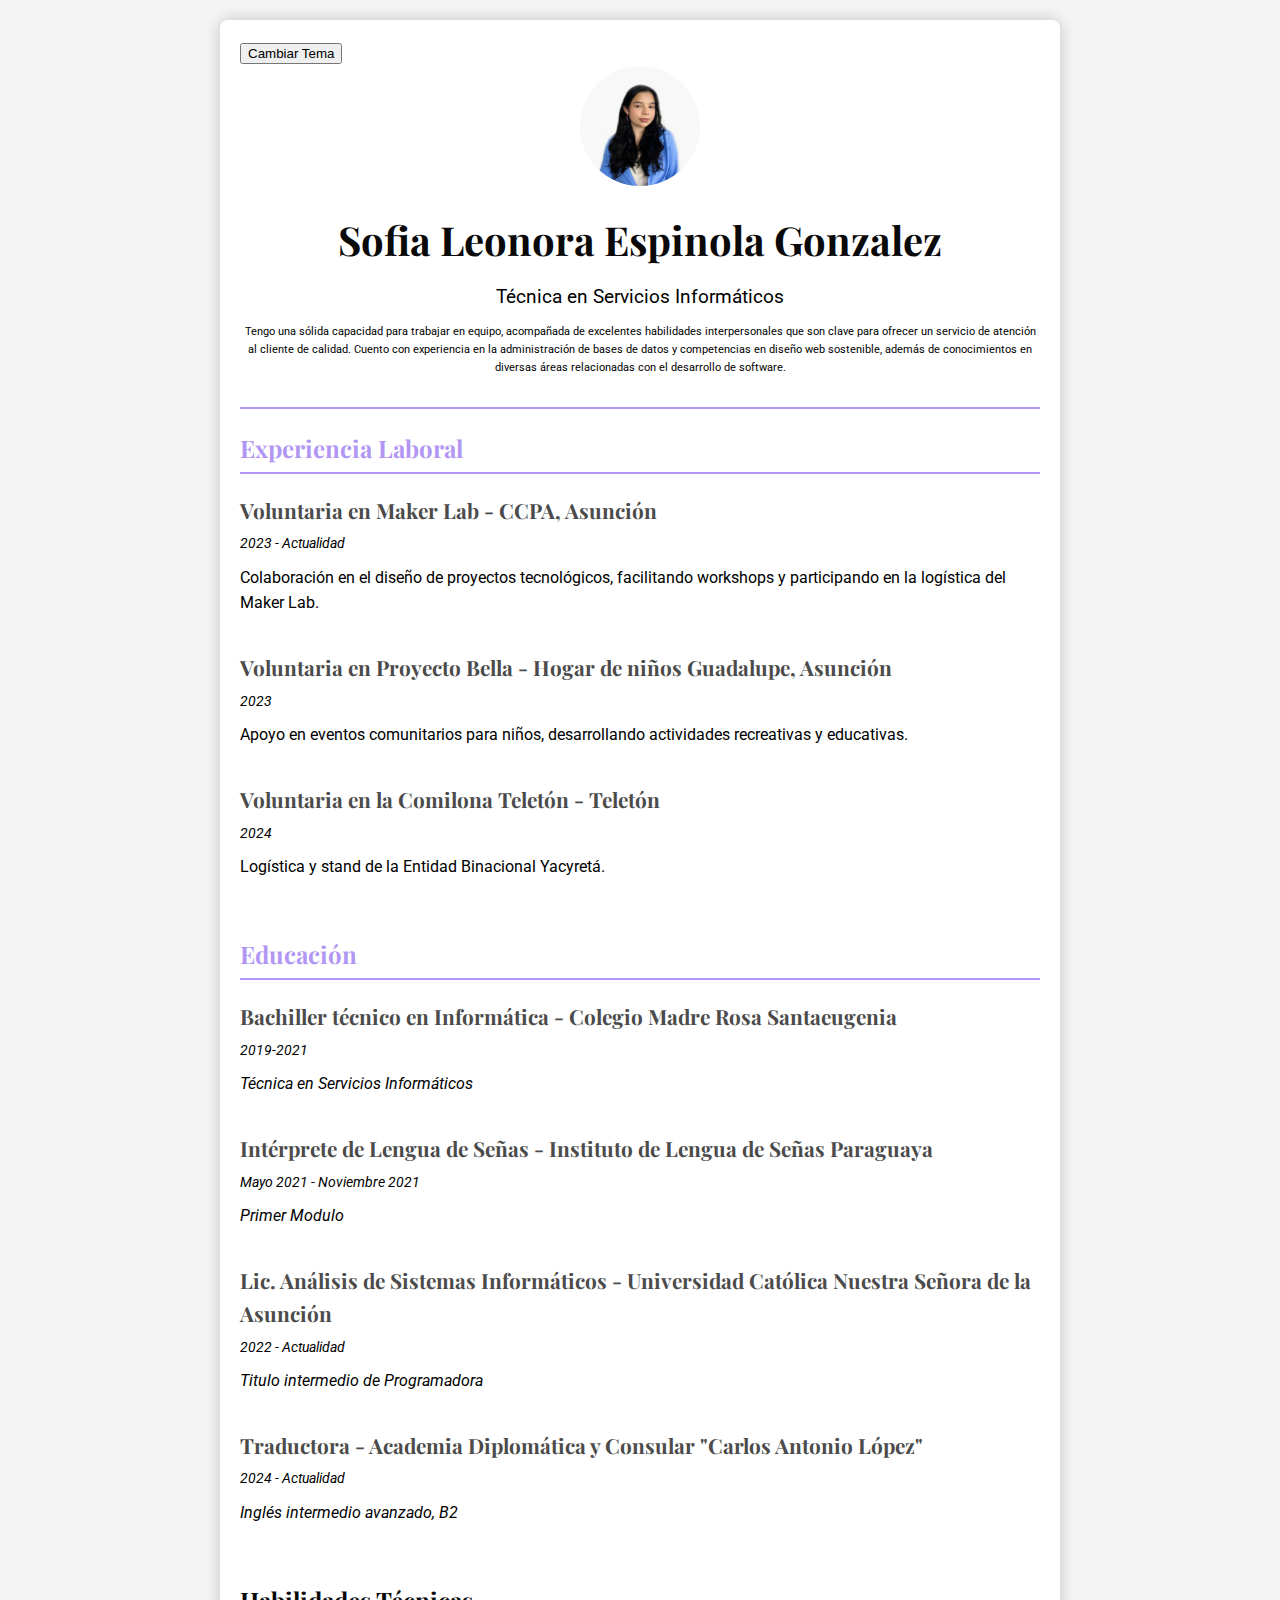
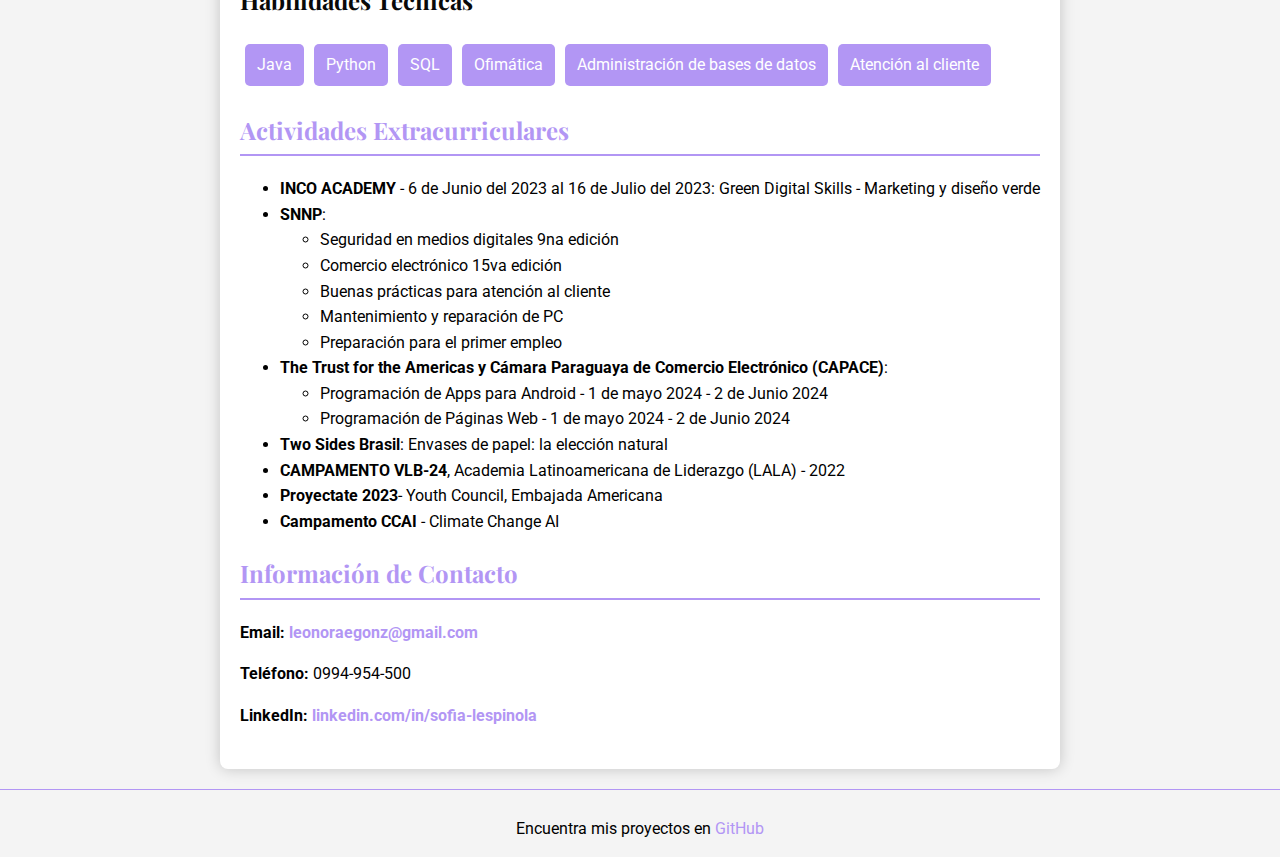
<file: index.html>
<!DOCTYPE html>
<html lang="es">
<head>
    <meta charset="UTF-8">
    <meta name="viewport" content="width=device-width, initial-scale=1.0">
    <title>Curriculum Vitae - Sofia Espinola</title>
    <link href="https://fonts.googleapis.com/css2?family=Roboto:wght@400;700&family=Playfair+Display:wght@700&display=swap" rel="stylesheet">
    <link rel="stylesheet" href="styles.css"> <!-- Enlace al archivo CSS -->
</head>
<body>

    <div class="container">
        <!-- Botón para cambiar de tema -->
        <button id="theme-toggle">Cambiar Tema</button>

        <!-- Encabezado -->
        <div class="header">
            <img src="imagen2.jpg" alt="Sofia Espinola">
            <h1>Sofia Leonora Espinola Gonzalez</h1>
            <p>Técnica en Servicios Informáticos</p>
            <p style="font-size: 0.7em;">Tengo una sólida capacidad para trabajar en equipo, acompañada de excelentes habilidades interpersonales que son clave para 
                ofrecer un servicio de atención al cliente de calidad. 
                Cuento con experiencia en la administración de bases de datos y competencias en diseño web sostenible, 
                además de conocimientos en diversas áreas relacionadas con el desarrollo de software.</p>
        </div>

        <!-- Experiencia Laboral -->
        <div class="section experience">
            <h2>Experiencia Laboral</h2>

            <div>
                <h3>Voluntaria en Maker Lab - CCPA, Asunción</h3>
                <p class="date">2023 - Actualidad</p>
                <p>Colaboración en el diseño de proyectos tecnológicos, facilitando workshops y participando en la logística del Maker Lab.</p>
                <br>
            </div>

            <div>
                <h3>Voluntaria en Proyecto Bella - Hogar de niños Guadalupe, Asunción</h3>
                <p class="date">2023</p>
                <p>Apoyo en eventos comunitarios para niños, desarrollando actividades recreativas y educativas.</p>
                <br>
            </div>

            <div>
                <h3>Voluntaria en la Comilona Teletón - Teletón</h3>
                <p class="date">2024</p>
                <p>Logística y stand de la Entidad Binacional Yacyretá.</p>
                <br>
            </div>
        </div>

        <!-- Educación -->
        <div class="section education">
            <h2>Educación</h2>

            <div>
                <h3>Bachiller técnico en Informática - Colegio Madre Rosa Santaeugenia</h3>
                <p class="date">2019-2021</p>
                <p><i>Técnica en Servicios Informáticos</i></p>
                <br>
            </div>

            <div>
                <h3>Intérprete de Lengua de Señas - Instituto de Lengua de Señas Paraguaya</h3>
                <p class="date">Mayo 2021 - Noviembre 2021</p>
                <p><i>Primer Modulo</i></p>
                <br>
            </div>

            <div>
                <h3>Lic. Análisis de Sistemas Informáticos - Universidad Católica Nuestra Señora de la Asunción</h3>
                <p class="date">2022 - Actualidad</p>
                <p><i>Titulo intermedio de Programadora</i></p>
                <br>
            </div>

            <div>
                <h3>Traductora - Academia Diplomática y Consular "Carlos Antonio López"</h3>
                <p class="date">2024 - Actualidad</p>
                <p><i>Inglés intermedio avanzado, B2</i></p>
                <br>
            </div>
        </div>

        <!-- Habilidades Técnicas -->
        <div class="tech-section">
            <h2>Habilidades Técnicas</h2>
            <ul>
                <li>Java</li>
                <li>Python</li>
                <li>SQL</li>
                <li>Ofimática</li>
                <li>Administración de bases de datos</li>
                <li>Atención al cliente</li>
            </ul>
        </div>

        <!-- Actividades Extracurriculares -->
        <div class="section extracurricular-activities">
            <h2>Actividades Extracurriculares</h2>
            <ul>
                <li><strong>INCO ACADEMY</strong> - 6 de Junio del 2023 al 16 de Julio del 2023: Green Digital Skills - Marketing y diseño verde</li>
                <li><strong>SNNP</strong>: 
                    <ul>
                        <li>Seguridad en medios digitales 9na edición</li>
                        <li>Comercio electrónico 15va edición</li>
                        <li>Buenas prácticas para atención al cliente</li>
                        <li>Mantenimiento y reparación de PC</li>
                        <li>Preparación para el primer empleo</li>
                    </ul>
                </li>
                <li><strong>The Trust for the Americas y Cámara Paraguaya de Comercio Electrónico (CAPACE)</strong>: 
                    <ul>
                        <li>Programación de Apps para Android - 1 de mayo 2024 - 2 de Junio 2024</li>
                        <li>Programación de Páginas Web - 1 de mayo 2024 - 2 de Junio 2024</li>
                    </ul>
                </li>
                <li><strong>Two Sides Brasil</strong>: Envases de papel: la elección natural</li>
                <li><strong>CAMPAMENTO VLB-24</strong>, Academia Latinoamericana de Liderazgo (LALA) - 2022</li>
                <li><strong>Proyectate 2023</strong>- Youth Council, Embajada Americana</li>
                <li><strong>Campamento CCAI</strong> - Climate Change AI</li>
            </ul>
        </div>

        <!-- Sección de Información de Contacto -->
        <div class="section contact-info">
            <h2>Información de Contacto</h2>
            <p><strong>Email:</strong> <a href="mailto:leonoraegonz@gmail.com">leonoraegonz@gmail.com</a></p>
            <p><strong>Teléfono:</strong> 0994-954-500</p>
            <p><strong>LinkedIn:</strong> <a href="https://linkedin.com/in/sofia-lespinola" target="_blank">linkedin.com/in/sofia-lespinola</a></p>
        </div>

    </div>

    <!-- Footer con enlace a GitHub, este es el enlace a mis futuros proyectos --> 
    <footer>
        <p>Encuentra mis proyectos en <a href="https://github.com/leoegonz" target="_blank">GitHub</a></p>
    </footer>

    <script>
        // JavaScript para cambiar el tema
        const toggleButton = document.getElementById('theme-toggle');
        toggleButton.addEventListener('click', () => {
            document.body.classList.toggle('dark-theme');
        });
    </script>

</body>
</html>
</file>
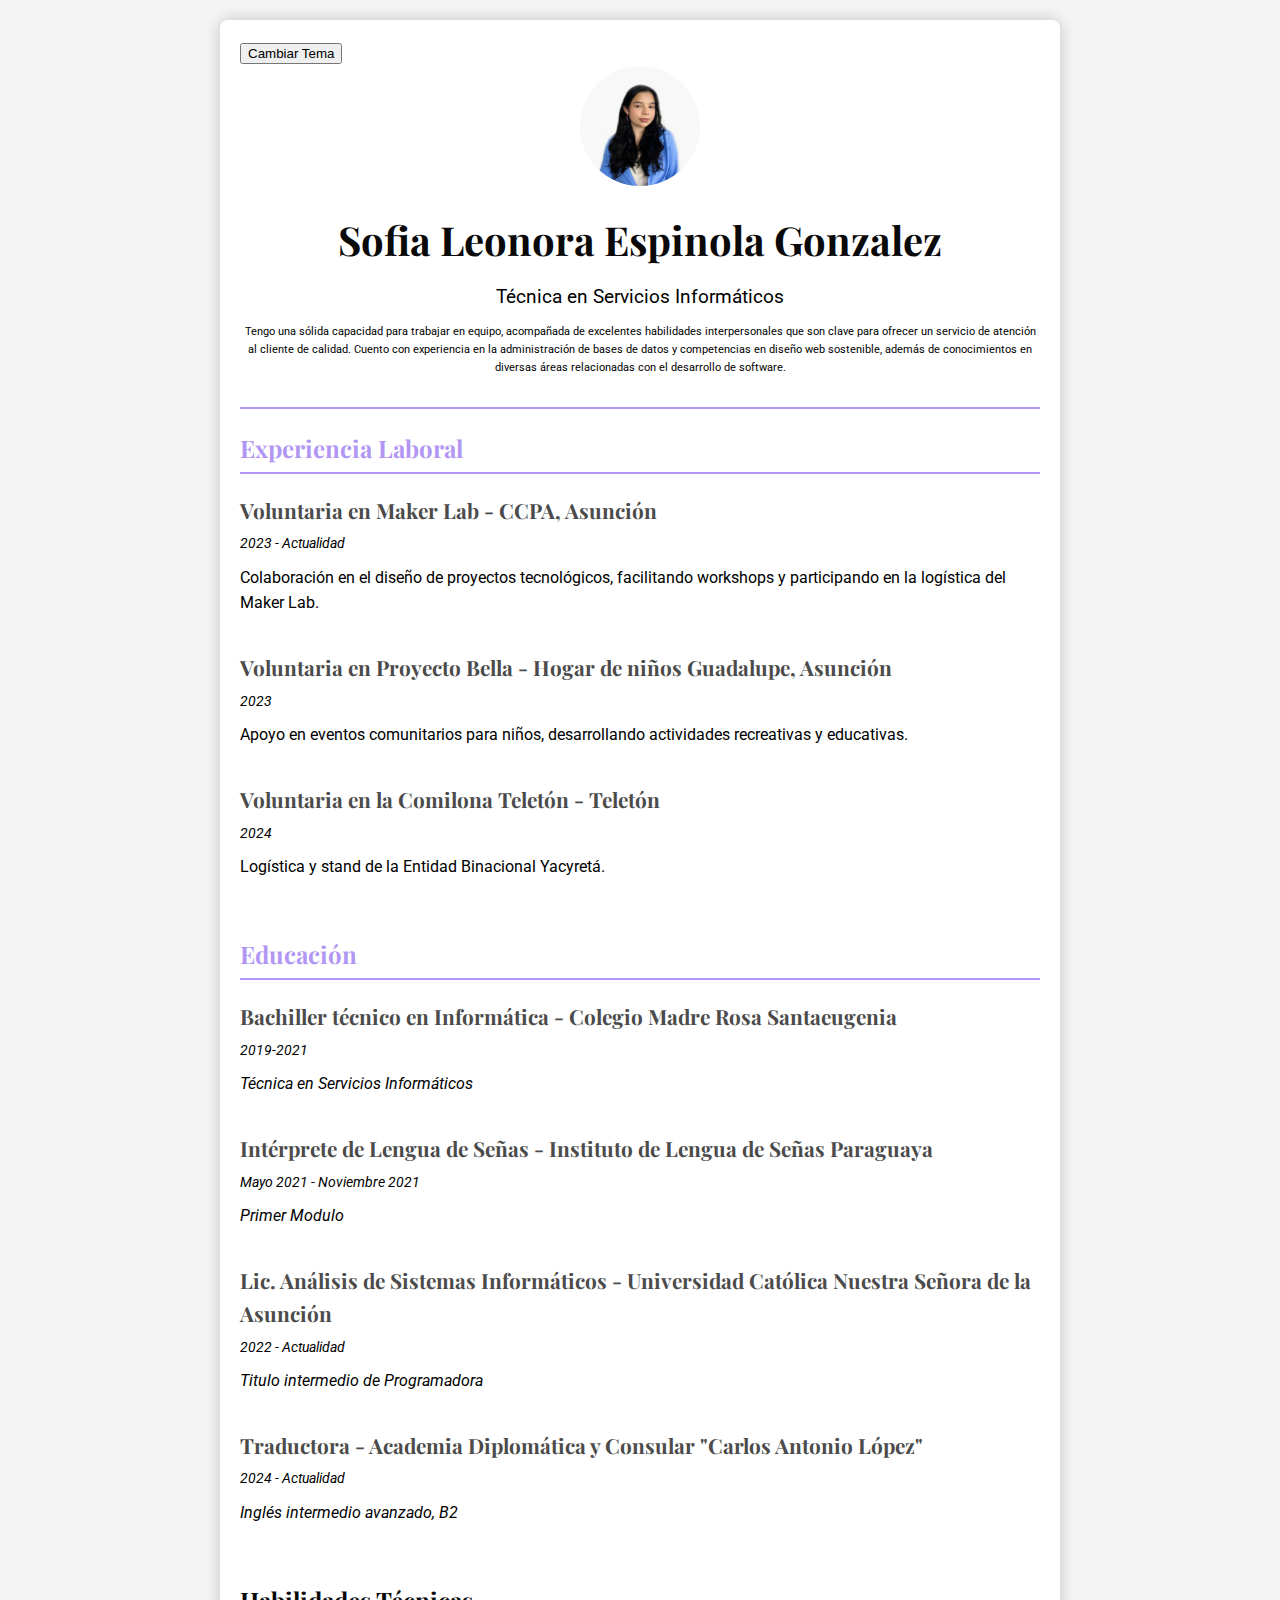
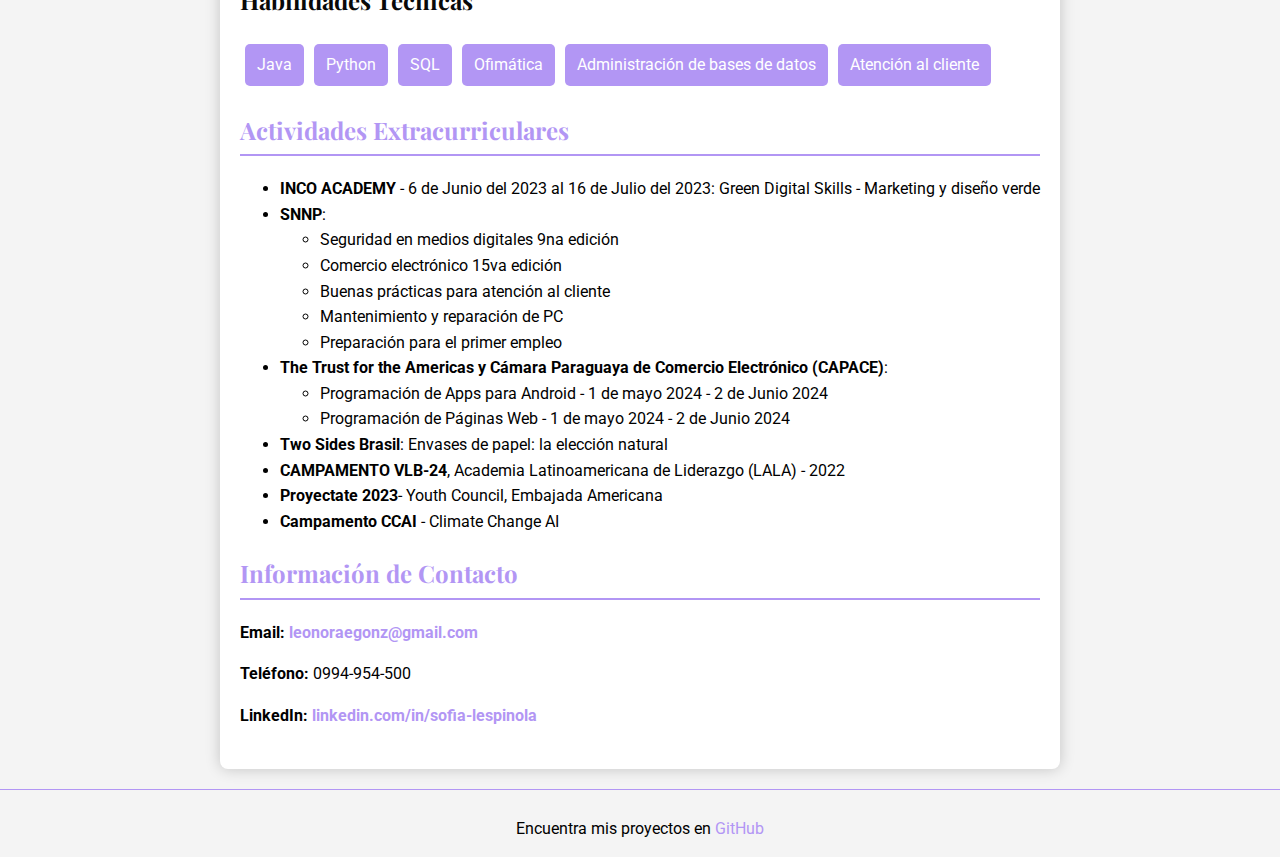
<file: CV/index.html>
<!DOCTYPE html>
<html lang="es">
<head>
    <meta charset="UTF-8">
    <meta name="viewport" content="width=device-width, initial-scale=1.0">
    <title>Curriculum Vitae - Sofia Espinola</title>
    <link href="https://fonts.googleapis.com/css2?family=Roboto:wght@400;700&family=Playfair+Display:wght@700&display=swap" rel="stylesheet">
    <link rel="stylesheet" href="styles.css"> <!-- Enlace al archivo CSS -->
</head>
<body>

    <div class="container">
        <!-- Botón para cambiar de tema -->
        <button id="theme-toggle">Cambiar Tema</button>

        <!-- Encabezado -->
        <div class="header">
            <img src="imagenes/imagen2.jpg" alt="Sofia Espinola">
            <h1>Sofia Leonora Espinola Gonzalez</h1>
            <p>Técnica en Servicios Informáticos</p>
            <p style="font-size: 0.7em;">Tengo una sólida capacidad para trabajar en equipo, acompañada de excelentes habilidades interpersonales que son clave para 
                ofrecer un servicio de atención al cliente de calidad. 
                Cuento con experiencia en la administración de bases de datos y competencias en diseño web sostenible, 
                además de conocimientos en diversas áreas relacionadas con el desarrollo de software.</p>
        </div>

        <!-- Experiencia Laboral -->
        <div class="section experience">
            <h2>Experiencia Laboral</h2>

            <div>
                <h3>Voluntaria en Maker Lab - CCPA, Asunción</h3>
                <p class="date">2023 - Actualidad</p>
                <p>Colaboración en el diseño de proyectos tecnológicos, facilitando workshops y participando en la logística del Maker Lab.</p>
                <br>
            </div>

            <div>
                <h3>Voluntaria en Proyecto Bella - Hogar de niños Guadalupe, Asunción</h3>
                <p class="date">2023</p>
                <p>Apoyo en eventos comunitarios para niños, desarrollando actividades recreativas y educativas.</p>
                <br>
            </div>

            <div>
                <h3>Voluntaria en la Comilona Teletón - Teletón</h3>
                <p class="date">2024</p>
                <p>Logística y stand de la Entidad Binacional Yacyretá.</p>
                <br>
            </div>
        </div>

        <!-- Educación -->
        <div class="section education">
            <h2>Educación</h2>

            <div>
                <h3>Bachiller técnico en Informática - Colegio Madre Rosa Santaeugenia</h3>
                <p class="date">2019-2021</p>
                <p><i>Técnica en Servicios Informáticos</i></p>
                <br>
            </div>

            <div>
                <h3>Intérprete de Lengua de Señas - Instituto de Lengua de Señas Paraguaya</h3>
                <p class="date">Mayo 2021 - Noviembre 2021</p>
                <p><i>Primer Modulo</i></p>
                <br>
            </div>

            <div>
                <h3>Lic. Análisis de Sistemas Informáticos - Universidad Católica Nuestra Señora de la Asunción</h3>
                <p class="date">2022 - Actualidad</p>
                <p><i>Titulo intermedio de Programadora</i></p>
                <br>
            </div>

            <div>
                <h3>Traductora - Academia Diplomática y Consular "Carlos Antonio López"</h3>
                <p class="date">2024 - Actualidad</p>
                <p><i>Inglés intermedio avanzado, B2</i></p>
                <br>
            </div>
        </div>

        <!-- Habilidades Técnicas -->
        <div class="tech-section">
            <h2>Habilidades Técnicas</h2>
            <ul>
                <li>Java</li>
                <li>Python</li>
                <li>SQL</li>
                <li>Ofimática</li>
                <li>Administración de bases de datos</li>
                <li>Atención al cliente</li>
            </ul>
        </div>

        <!-- Actividades Extracurriculares -->
        <div class="section extracurricular-activities">
            <h2>Actividades Extracurriculares</h2>
            <ul>
                <li><strong>INCO ACADEMY</strong> - 6 de Junio del 2023 al 16 de Julio del 2023: Green Digital Skills - Marketing y diseño verde</li>
                <li><strong>SNNP</strong>: 
                    <ul>
                        <li>Seguridad en medios digitales 9na edición</li>
                        <li>Comercio electrónico 15va edición</li>
                        <li>Buenas prácticas para atención al cliente</li>
                        <li>Mantenimiento y reparación de PC</li>
                        <li>Preparación para el primer empleo</li>
                    </ul>
                </li>
                <li><strong>The Trust for the Americas y Cámara Paraguaya de Comercio Electrónico (CAPACE)</strong>: 
                    <ul>
                        <li>Programación de Apps para Android - 1 de mayo 2024 - 2 de Junio 2024</li>
                        <li>Programación de Páginas Web - 1 de mayo 2024 - 2 de Junio 2024</li>
                    </ul>
                </li>
                <li><strong>Two Sides Brasil</strong>: Envases de papel: la elección natural</li>
                <li><strong>CAMPAMENTO VLB-24</strong>, Academia Latinoamericana de Liderazgo (LALA) - 2022</li>
                <li><strong>Proyectate 2023</strong>- Youth Council, Embajada Americana</li>
                <li><strong>Campamento CCAI</strong> - Climate Change AI</li>
            </ul>
        </div>

        <!-- Sección de Información de Contacto -->
        <div class="section contact-info">
            <h2>Información de Contacto</h2>
            <p><strong>Email:</strong> <a href="mailto:leonoraegonz@gmail.com">leonoraegonz@gmail.com</a></p>
            <p><strong>Teléfono:</strong> 0994-954-500</p>
            <p><strong>LinkedIn:</strong> <a href="https://linkedin.com/in/sofia-lespinola" target="_blank">linkedin.com/in/sofia-lespinola</a></p>
        </div>

    </div>

    <!-- Footer con enlace a GitHub, este es el enlace a mis futuros proyectos --> 
    <footer>
        <p>Encuentra mis proyectos en <a href="https://github.com/leoegonz" target="_blank">GitHub</a></p>
    </footer>

    <script>
        // JavaScript para cambiar el tema
        const toggleButton = document.getElementById('theme-toggle');
        toggleButton.addEventListener('click', () => {
            document.body.classList.toggle('dark-theme');
        });
    </script>

</body>
</html>
</file>
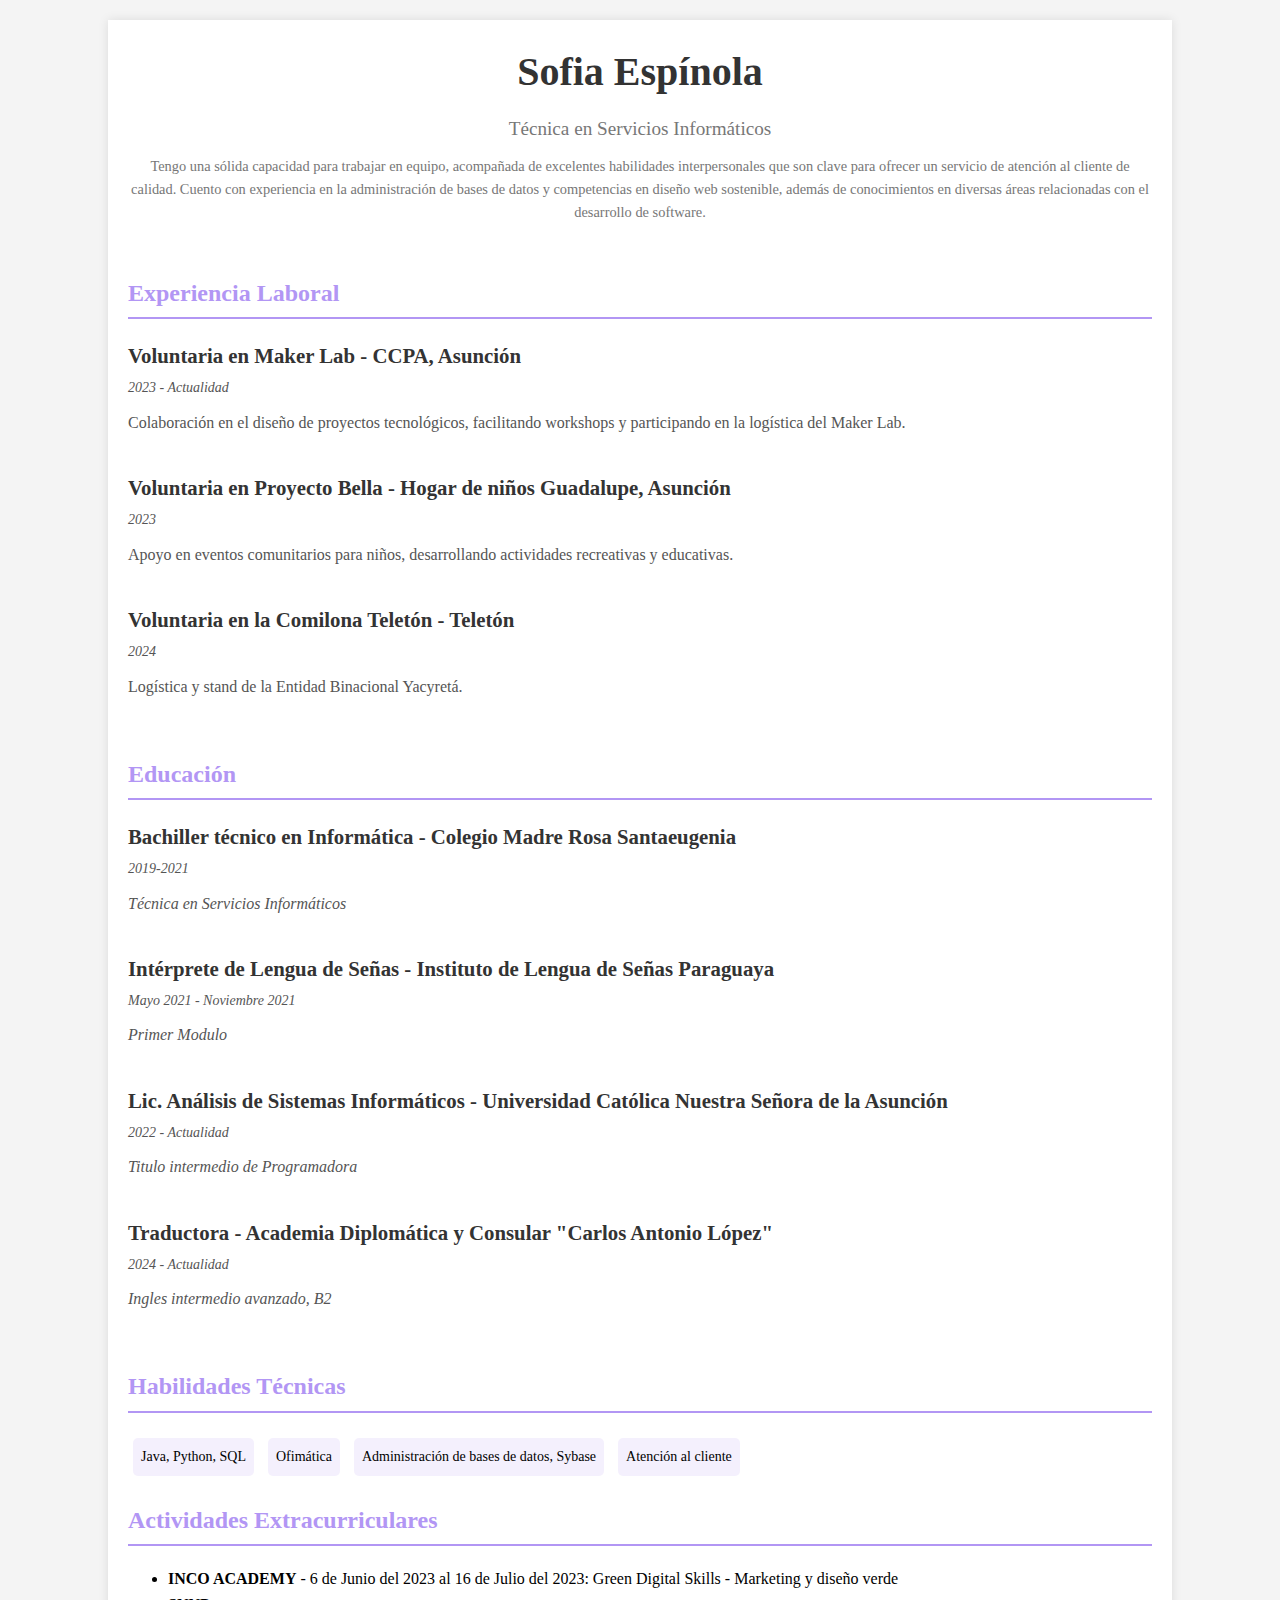
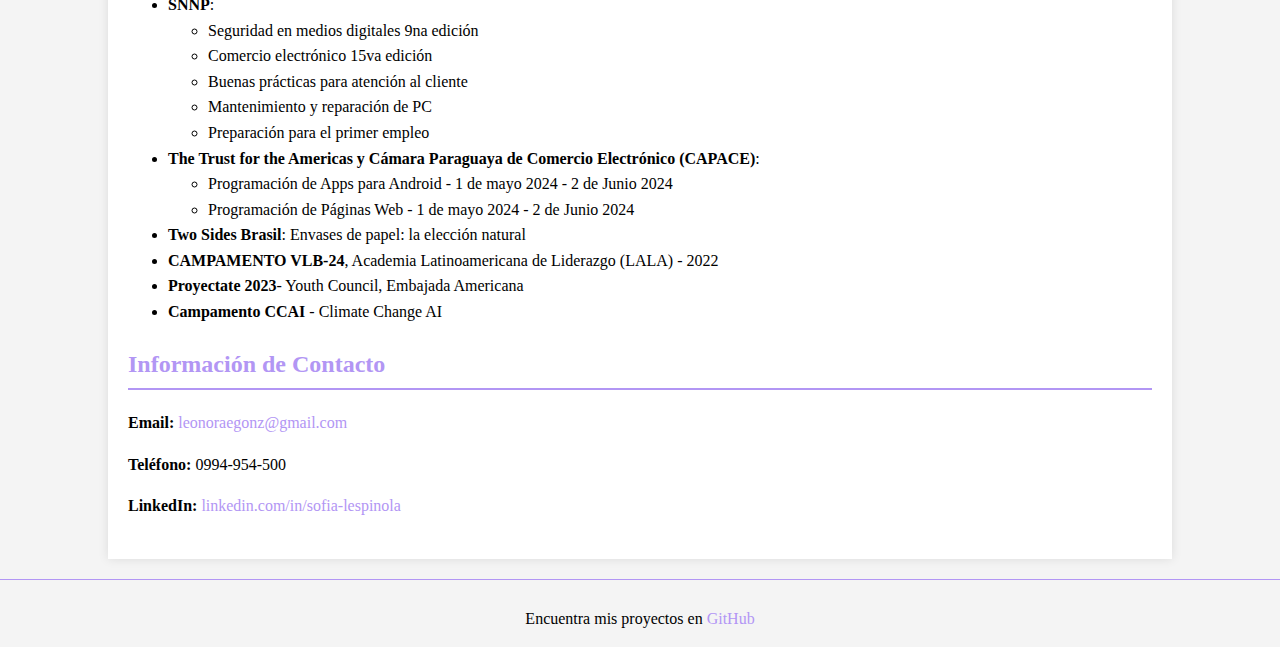
<file: CV/cv.html>
<!DOCTYPE html>
<html lang="es">
<head>
    <meta charset="UTF-8">
    <meta name="viewport" content="width=device-width, initial-scale=1.0">
    <title>Curriculum Vitae - Sofia Espínola</title>
    <style>
        body {
            font-family: 'Times New Roman', serif;
            line-height: 1.6;
            margin: 0;
            padding: 0;
            background-color: #f4f4f4;
        }
        .container {
            width: 80%;
            margin: 20px auto;
            background-color: #fff;
            padding: 20px;
            box-shadow: 0 0 10px rgba(0, 0, 0, 0.1);
        }
        h1, h2, h3 {
            color: #333;
        }
        .header {
            text-align: center;
            padding-bottom: 20px;
            border-bottom: none;
        }
        .header h1 {
            margin: 0;
            font-size: 2.5em;
        }
        .header p {
            margin: 10px 0;
            color: #777;
            font-size: 1.2em;
        }
        .section {
            margin: 20px 0;
        }
        .section h2 {
            color: #b296f4;
            border-bottom: 2px solid #b296f4;
            padding-bottom: 5px;
        }
        .experience, .education {
            margin-bottom: 10px;
        }
        .experience h3, .education h3 {
            margin: 0;
            font-size: 1.3em;
        }
        .experience p, .education p {
            margin: 5px 0 10px;
            color: #555;
        }
        .skills ul {
            list-style: none;
            padding: 0;
        }
        .skills ul li {
            display: inline-block;
            background-color: #b296f4;
            color: white;
            padding: 5px 10px;
            margin-right: 5px;
            margin-bottom: 5px;
            border-radius: 5px;
        }
        .contact-info a {
            color: #b296f4;
            text-decoration: none;
        }
        .contact-info a:hover {
            text-decoration: underline;
        }
        footer {
            text-align: center;
            margin-top: 20px;
            padding-top: 10px;
            border-top: 1px solid #b296f4;
        }
        footer a {
            color: #b296f4;
            text-decoration: none;
        }
        footer a:hover {
            text-decoration: underline;
        }

        .tech-section h2 {
            color: #b296f4;
            border-bottom: 2px solid #b296f4;
            padding-bottom: 5px;
        }

        .tech-section {
            margin-top: 20px;
        }
        .tech-section ul {
            list-style: none;
            padding: 0;
        }
        .tech-section ul li {
            background-color: #b296f424;
            padding: 8px;
            margin: 5px;
            display: inline-block;
            border-radius: 5px;
            font-size: 14px;
        }
        .date {
            color: #3f3f3f;
            font-style: italic;
            font-size: 14px;
        }

    </style>
</head>
<body>

    <div class="container">

        <!-- Encabezado -->
        <div class="header">
            <h1>Sofia Espínola</h1>
            <p>Técnica en Servicios Informáticos</p>
            <p style="font-size: 0.9em;">Tengo una sólida capacidad para trabajar en equipo, acompañada de excelentes habilidades interpersonales que son clave para 
                ofrecer un servicio de atención al cliente de calidad. 
                Cuento con experiencia en la administración de bases de datos y competencias en diseño web sostenible, 
                además de conocimientos en diversas áreas relacionadas con el desarrollo de software.</p>
        </div>

        <!-- Experiencia Laboral -->
        <div class="section experience">
            <h2>Experiencia Laboral</h2>

            <div>
                <h3>Voluntaria en Maker Lab - CCPA, Asunción</h3>
                <p class="date">2023 - Actualidad</p>
                <p>Colaboración en el diseño de proyectos tecnológicos, facilitando workshops y participando en la logística del Maker Lab.</p>
                <br>
            </div>

            <div>
                <h3>Voluntaria en Proyecto Bella - Hogar de niños Guadalupe, Asunción</h3>
                <p class="date">2023</p>
                <p>Apoyo en eventos comunitarios para niños, desarrollando actividades recreativas y educativas.</p>
                <br>
            </div>

            <div>
                <h3>Voluntaria en la Comilona Teletón - Teletón</h3>
                <p class="date">2024</p>
                <p>Logística y stand de la Entidad Binacional Yacyretá.</p>
                <br>
            </div>
        </div>

        <!-- Educación -->
        <div class="section education">
            <h2>Educación</h2>

            <div>
                <h3>Bachiller técnico en Informática - Colegio Madre Rosa Santaeugenia</h3>
                <p class="date">2019-2021</p>
                <p><i>Técnica en Servicios Informáticos</i></p>
                <br>
            </div>

            <div>
                <h3>Intérprete de Lengua de Señas - Instituto de Lengua de Señas Paraguaya</h3>
                <p class="date">Mayo 2021 - Noviembre 2021</p>
                <p><i>Primer Modulo</i></p>
                <br>
            </div>

            <div>
                <h3>Lic. Análisis de Sistemas Informáticos - Universidad Católica Nuestra Señora de la Asunción</h3>
                <p class="date">2022 - Actualidad</p>
                <p><i>Titulo intermedio de Programadora</i></p>
                <br>
            </div>

            <div>
                <h3>Traductora - Academia Diplomática y Consular "Carlos Antonio López"</h3>
                <p class="date">2024 - Actualidad</p>
                <p><i>Ingles intermedio avanzado, B2</i></p>
                <br>
            </div>
        </div>

        <!-- Habilidades Técnicas -->
        <div class="tech-section">
            <h2>Habilidades Técnicas</h2>
            <ul>
                <li>Java, Python, SQL</li>
                <li>Ofimática</li>
                <li>Administración de bases de datos, Sybase</li>
                <li>Atención al cliente</li>
            </ul>
        </div>

        <!-- Actividades Extracurriculares -->
        <div class="section extracurricular-activities">
            <h2>Actividades Extracurriculares</h2>
            <ul>
                <li><strong>INCO ACADEMY</strong> - 6 de Junio del 2023 al 16 de Julio del 2023: Green Digital Skills - Marketing y diseño verde</li>
                <li><strong>SNNP</strong>: 
                    <ul>
                        <li>Seguridad en medios digitales 9na edición</li>
                        <li>Comercio electrónico 15va edición</li>
                        <li>Buenas prácticas para atención al cliente</li>
                        <li>Mantenimiento y reparación de PC</li>
                        <li>Preparación para el primer empleo</li>
                    </ul>
                </li>
                <li><strong>The Trust for the Americas y Cámara Paraguaya de Comercio Electrónico (CAPACE)</strong>: 
                    <ul>
                        <li>Programación de Apps para Android - 1 de mayo 2024 - 2 de Junio 2024</li>
                        <li>Programación de Páginas Web - 1 de mayo 2024 - 2 de Junio 2024</li>
                    </ul>
                </li>
                <li><strong>Two Sides Brasil</strong>: Envases de papel: la elección natural</li>
                <li><strong>CAMPAMENTO VLB-24</strong>, Academia Latinoamericana de Liderazgo (LALA) - 2022</li>
                <li><strong>Proyectate 2023</strong>- Youth Council, Embajada Americana</li>
                <li><strong>Campamento CCAI</strong> - Climate Change AI</li>
            </ul>
        </div>

        <!-- Sección de Información de Contacto -->
        <div class="section contact-info">
            <h2>Información de Contacto</h2>
            <p><strong>Email:</strong> <a href="mailto:leonoraegonz@gmail.com">leonoraegonz@gmail.com</a></p>
            <p><strong>Teléfono:</strong> 0994-954-500</p>
            <p><strong>LinkedIn:</strong> <a href="https://linkedin.com/in/sofia-lespinola" target="_blank">linkedin.com/in/sofia-lespinola</a></p>
        </div>

    </div>

    <!-- Footer con enlace a GitHub -->
    <footer>
        <p>Encuentra mis proyectos en <a href="https://github.com/leoegonz" target="_blank">GitHub</a></p>
    </footer>

</body>
</html>
</file>
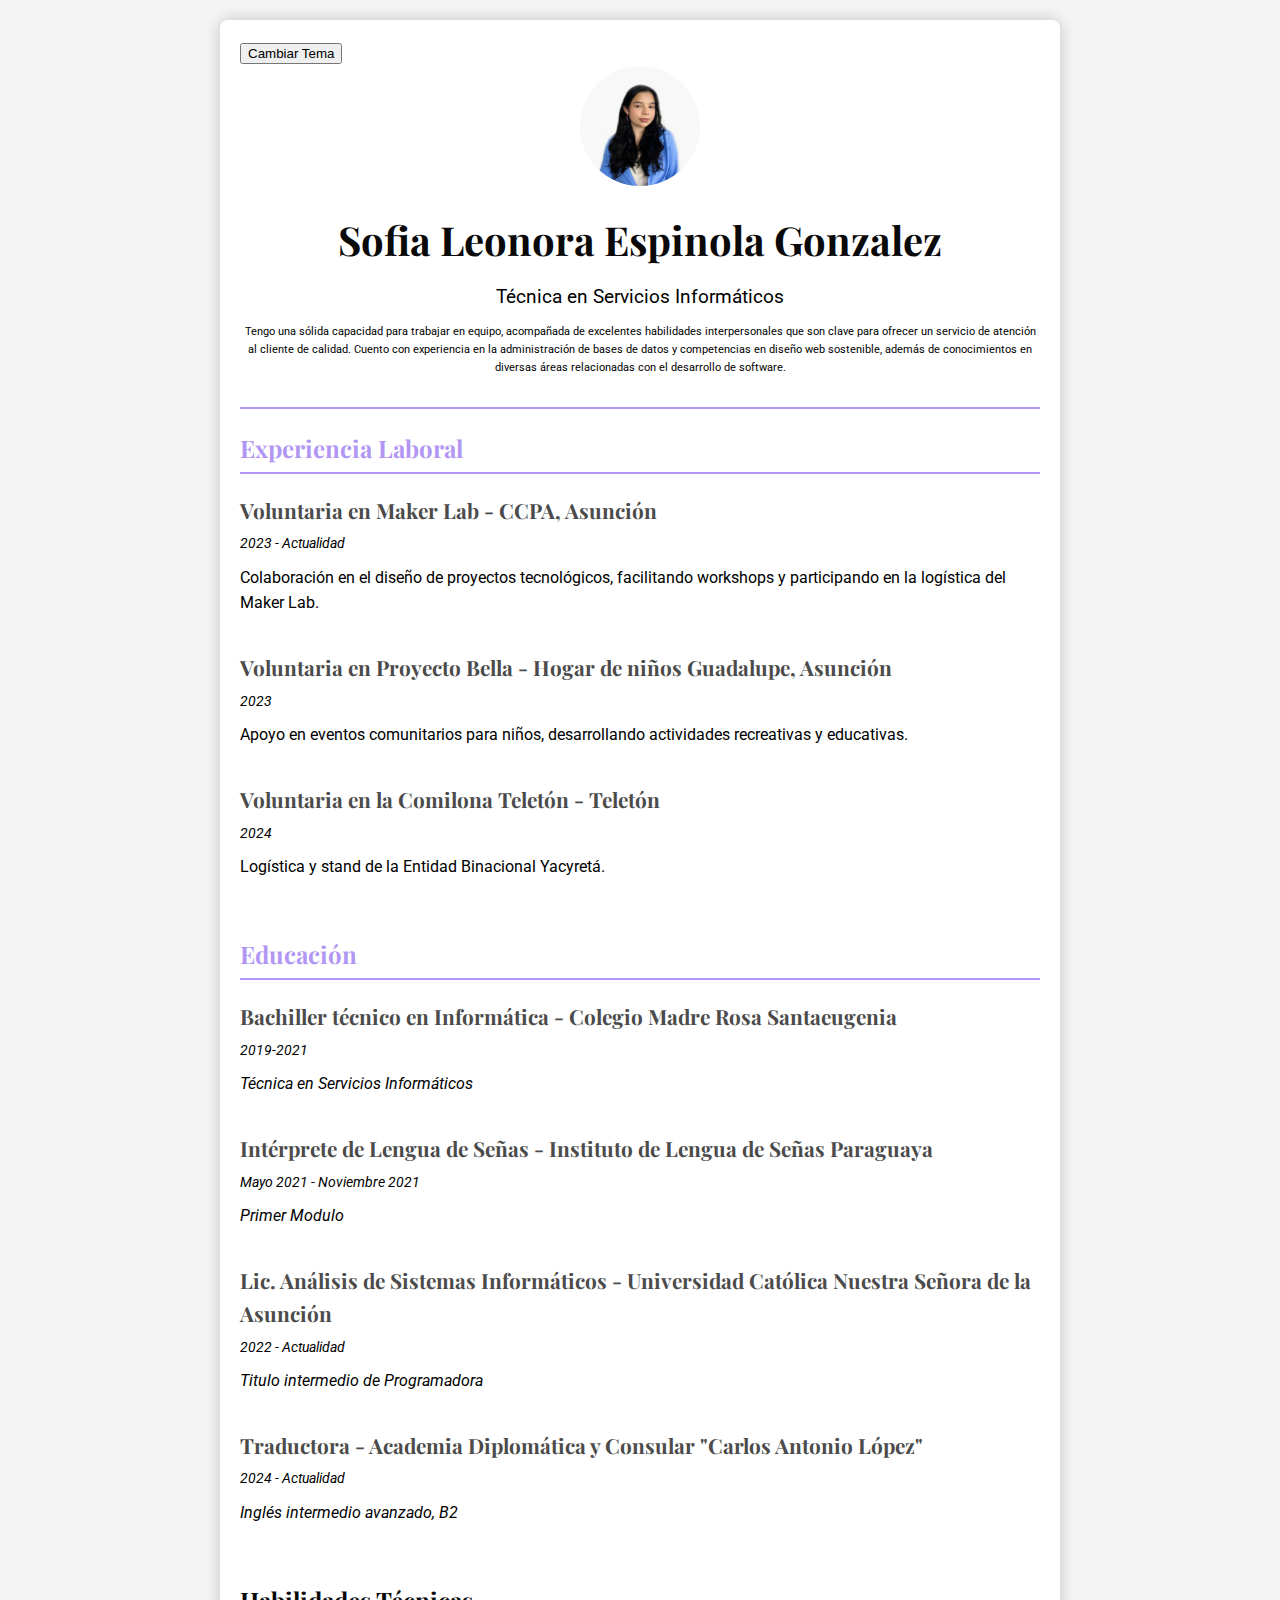
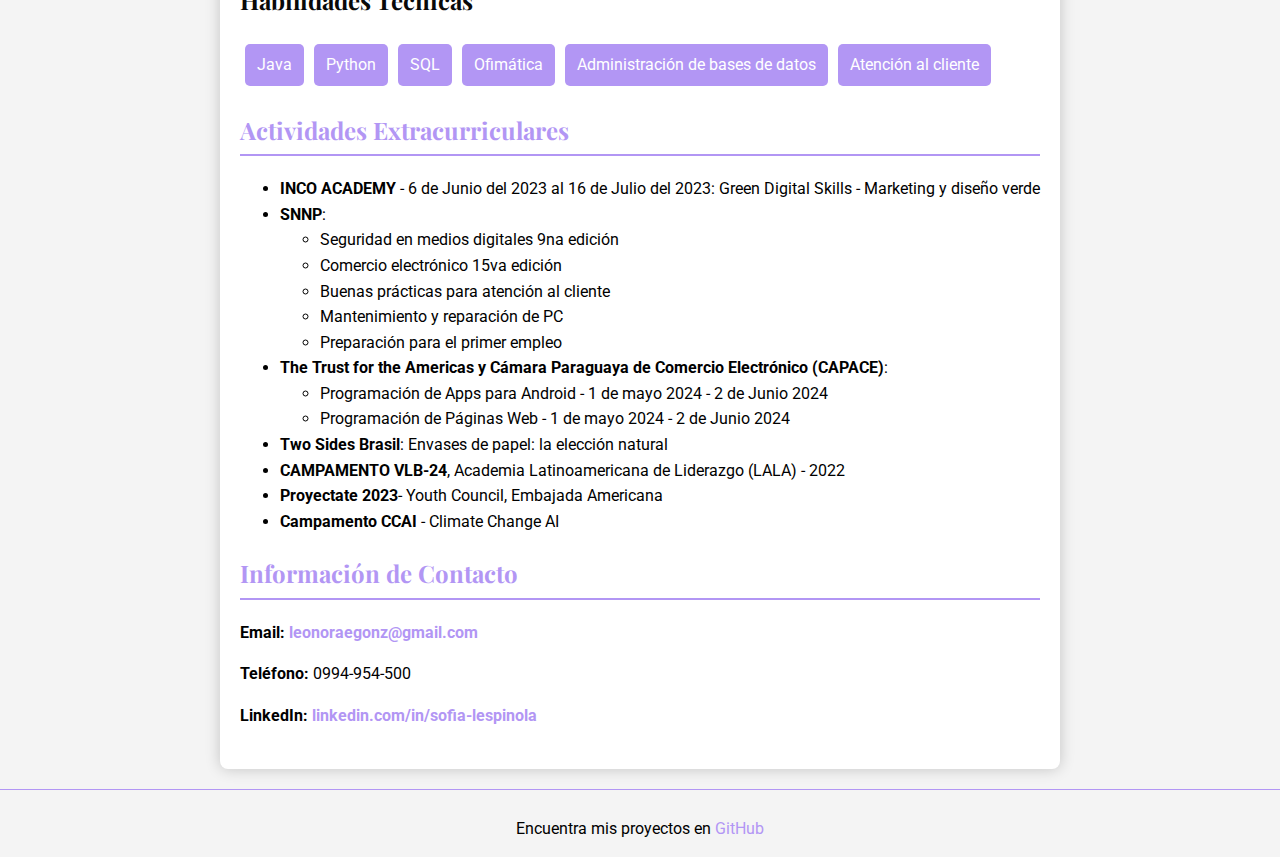
<file: CV/cv_estilizado.html>
<!DOCTYPE html>
<html lang="es">
<head>
    <meta charset="UTF-8">
    <meta name="viewport" content="width=device-width, initial-scale=1.0">
    <title>Curriculum Vitae - Sofia Espinola</title>
    <link href="https://fonts.googleapis.com/css2?family=Roboto:wght@400;700&family=Playfair+Display:wght@700&display=swap" rel="stylesheet">
    <link rel="stylesheet" href="styles.css"> <!-- Enlace al archivo CSS -->
</head>
<body>

    <div class="container">
        <!-- Botón para cambiar de tema -->
        <button id="theme-toggle">Cambiar Tema</button>

        <!-- Encabezado -->
        <div class="header">
            <img src="imagenes/imagen2.jpg" alt="Sofia Espinola">
            <h1>Sofia Leonora Espinola Gonzalez</h1>
            <p>Técnica en Servicios Informáticos</p>
            <p style="font-size: 0.7em;">Tengo una sólida capacidad para trabajar en equipo, acompañada de excelentes habilidades interpersonales que son clave para 
                ofrecer un servicio de atención al cliente de calidad. 
                Cuento con experiencia en la administración de bases de datos y competencias en diseño web sostenible, 
                además de conocimientos en diversas áreas relacionadas con el desarrollo de software.</p>
        </div>

        <!-- Experiencia Laboral -->
        <div class="section experience">
            <h2>Experiencia Laboral</h2>

            <div>
                <h3>Voluntaria en Maker Lab - CCPA, Asunción</h3>
                <p class="date">2023 - Actualidad</p>
                <p>Colaboración en el diseño de proyectos tecnológicos, facilitando workshops y participando en la logística del Maker Lab.</p>
                <br>
            </div>

            <div>
                <h3>Voluntaria en Proyecto Bella - Hogar de niños Guadalupe, Asunción</h3>
                <p class="date">2023</p>
                <p>Apoyo en eventos comunitarios para niños, desarrollando actividades recreativas y educativas.</p>
                <br>
            </div>

            <div>
                <h3>Voluntaria en la Comilona Teletón - Teletón</h3>
                <p class="date">2024</p>
                <p>Logística y stand de la Entidad Binacional Yacyretá.</p>
                <br>
            </div>
        </div>

        <!-- Educación -->
        <div class="section education">
            <h2>Educación</h2>

            <div>
                <h3>Bachiller técnico en Informática - Colegio Madre Rosa Santaeugenia</h3>
                <p class="date">2019-2021</p>
                <p><i>Técnica en Servicios Informáticos</i></p>
                <br>
            </div>

            <div>
                <h3>Intérprete de Lengua de Señas - Instituto de Lengua de Señas Paraguaya</h3>
                <p class="date">Mayo 2021 - Noviembre 2021</p>
                <p><i>Primer Modulo</i></p>
                <br>
            </div>

            <div>
                <h3>Lic. Análisis de Sistemas Informáticos - Universidad Católica Nuestra Señora de la Asunción</h3>
                <p class="date">2022 - Actualidad</p>
                <p><i>Titulo intermedio de Programadora</i></p>
                <br>
            </div>

            <div>
                <h3>Traductora - Academia Diplomática y Consular "Carlos Antonio López"</h3>
                <p class="date">2024 - Actualidad</p>
                <p><i>Inglés intermedio avanzado, B2</i></p>
                <br>
            </div>
        </div>

        <!-- Habilidades Técnicas -->
        <div class="tech-section">
            <h2>Habilidades Técnicas</h2>
            <ul>
                <li>Java</li>
                <li>Python</li>
                <li>SQL</li>
                <li>Ofimática</li>
                <li>Administración de bases de datos</li>
                <li>Atención al cliente</li>
            </ul>
        </div>

        <!-- Actividades Extracurriculares -->
        <div class="section extracurricular-activities">
            <h2>Actividades Extracurriculares</h2>
            <ul>
                <li><strong>INCO ACADEMY</strong> - 6 de Junio del 2023 al 16 de Julio del 2023: Green Digital Skills - Marketing y diseño verde</li>
                <li><strong>SNNP</strong>: 
                    <ul>
                        <li>Seguridad en medios digitales 9na edición</li>
                        <li>Comercio electrónico 15va edición</li>
                        <li>Buenas prácticas para atención al cliente</li>
                        <li>Mantenimiento y reparación de PC</li>
                        <li>Preparación para el primer empleo</li>
                    </ul>
                </li>
                <li><strong>The Trust for the Americas y Cámara Paraguaya de Comercio Electrónico (CAPACE)</strong>: 
                    <ul>
                        <li>Programación de Apps para Android - 1 de mayo 2024 - 2 de Junio 2024</li>
                        <li>Programación de Páginas Web - 1 de mayo 2024 - 2 de Junio 2024</li>
                    </ul>
                </li>
                <li><strong>Two Sides Brasil</strong>: Envases de papel: la elección natural</li>
                <li><strong>CAMPAMENTO VLB-24</strong>, Academia Latinoamericana de Liderazgo (LALA) - 2022</li>
                <li><strong>Proyectate 2023</strong>- Youth Council, Embajada Americana</li>
                <li><strong>Campamento CCAI</strong> - Climate Change AI</li>
            </ul>
        </div>

        <!-- Sección de Información de Contacto -->
        <div class="section contact-info">
            <h2>Información de Contacto</h2>
            <p><strong>Email:</strong> <a href="mailto:leonoraegonz@gmail.com">leonoraegonz@gmail.com</a></p>
            <p><strong>Teléfono:</strong> 0994-954-500</p>
            <p><strong>LinkedIn:</strong> <a href="https://linkedin.com/in/sofia-lespinola" target="_blank">linkedin.com/in/sofia-lespinola</a></p>
        </div>

    </div>

    <!-- Footer con enlace a GitHub --> 
    <footer>
        <p>Encuentra mis proyectos en <a href="https://github.com/leoegonz" target="_blank">GitHub</a></p>
    </footer>

    <script>
        // JavaScript para cambiar el tema
        const toggleButton = document.getElementById('theme-toggle');
        toggleButton.addEventListener('click', () => {
            document.body.classList.toggle('dark-theme');
        });
    </script>

</body>
</html>
</file>
<file: styles.css>
:root {
    --background-color: #f4f4f4;
    --container-bg: #fff;
    --header-color: #090909;
    --section-title-color: #b296f4;
    --text-color: #000000;
    --link-color: #b296f4;
    --hover-color: #7a5bb1;
}

.dark-theme {
    --background-color: #1a1a1a;
    --container-bg: #333;
    --header-color: #ffffff;
    --section-title-color: #b296f4;
    --text-color: #f0f0f0;
    --link-color: #b296f4;
    --hover-color: #7a5bb1;
}

body {
    font-family: 'Roboto', sans-serif;
    line-height: 1.6;
    margin: 0;
    padding: 0;
    background-color: var(--background-color);
}

.container {
    width: 90%;
    max-width: 800px;
    margin: 20px auto;
    background-color: var(--container-bg);
    padding: 20px;
    box-shadow: 0 0 15px rgba(0, 0, 0, 0.2);
    border-radius: 8px;
}

h1, h2, h3 {
    color: var(--header-color);
    font-family: 'Playfair Display', serif;
}

.header {
    text-align: center;
    padding-bottom: 20px;
    border-bottom: 2px solid var(--section-title-color);
}

.header img {
    border-radius: 50%;
    width: 120px;
    height: 120px;
    margin-bottom: 15px;
}

.header h1 {
    margin: 0;
    font-size: 2.5em;
}

.header p {
    margin: 10px 0;
    color: #000000;
    font-size: 1.2em;
}

.section {
    margin: 20px 0;
}

.section h2 {
    color: var(--section-title-color);
    border-bottom: 2px solid var(--section-title-color);
    padding-bottom: 5px;
}

.experience, .education {
    margin-bottom: 10px;
}

.experience h3, .education h3 {
    margin: 0;
    font-size: 1.3em;
    color: #4b4b4b;
}

.experience p, .education p {
    margin: 5px 0 10px;
    color: var(--text-color);
}

.skills ul, .tech-section ul {
    list-style: none;
    padding: 0;
    display: flex;
    flex-wrap: wrap;
}

.skills ul li, .tech-section ul li {
    background-color: var(--section-title-color);
    color: white;
    padding: 8px 12px;
    margin: 5px;
    border-radius: 5px;
}

.contact-info a {
    color: var(--link-color);
    text-decoration: none;
    font-weight: bold;
}

.contact-info a:hover {
    text-decoration: underline;
    color: var(--hover-color);
}

footer {
    text-align: center;
    margin-top: 20px;
    padding-top: 10px;
    border-top: 1px solid var(--section-title-color);
}

footer a {
    color: var(--link-color);
    text-decoration: none;
}

footer a:hover {
    text-decoration: underline;
    color: var(--hover-color);
}

.date {
    color: #3f3f3f;
    font-style: italic;
    font-size: 14px;
}

@media (max-width: 600px) {
    .container {
        width: 95%;
    }
    .header img {
        width: 100px;
        height: 100px;
    }
    .header h1 {
        font-size: 2em;
    }
}
</file>
<file: CV/styles.css>
:root {
    --background-color: #f4f4f4;
    --container-bg: #fff;
    --header-color: #090909;
    --section-title-color: #b296f4;
    --text-color: #000000;
    --link-color: #b296f4;
    --hover-color: #7a5bb1;
}

.dark-theme {
    --background-color: #1a1a1a;
    --container-bg: #333;
    --header-color: #ffffff;
    --section-title-color: #b296f4;
    --text-color: #f0f0f0;
    --link-color: #b296f4;
    --hover-color: #7a5bb1;
}

body {
    font-family: 'Roboto', sans-serif;
    line-height: 1.6;
    margin: 0;
    padding: 0;
    background-color: var(--background-color);
}

.container {
    width: 90%;
    max-width: 800px;
    margin: 20px auto;
    background-color: var(--container-bg);
    padding: 20px;
    box-shadow: 0 0 15px rgba(0, 0, 0, 0.2);
    border-radius: 8px;
}

h1, h2, h3 {
    color: var(--header-color);
    font-family: 'Playfair Display', serif;
}

.header {
    text-align: center;
    padding-bottom: 20px;
    border-bottom: 2px solid var(--section-title-color);
}

.header img {
    border-radius: 50%;
    width: 120px;
    height: 120px;
    margin-bottom: 15px;
}

.header h1 {
    margin: 0;
    font-size: 2.5em;
}

.header p {
    margin: 10px 0;
    color: #000000;
    font-size: 1.2em;
}

.section {
    margin: 20px 0;
}

.section h2 {
    color: var(--section-title-color);
    border-bottom: 2px solid var(--section-title-color);
    padding-bottom: 5px;
}

.experience, .education {
    margin-bottom: 10px;
}

.experience h3, .education h3 {
    margin: 0;
    font-size: 1.3em;
    color: #4b4b4b;
}

.experience p, .education p {
    margin: 5px 0 10px;
    color: var(--text-color);
}

.skills ul, .tech-section ul {
    list-style: none;
    padding: 0;
    display: flex;
    flex-wrap: wrap;
}

.skills ul li, .tech-section ul li {
    background-color: var(--section-title-color);
    color: white;
    padding: 8px 12px;
    margin: 5px;
    border-radius: 5px;
}

.contact-info a {
    color: var(--link-color);
    text-decoration: none;
    font-weight: bold;
}

.contact-info a:hover {
    text-decoration: underline;
    color: var(--hover-color);
}

footer {
    text-align: center;
    margin-top: 20px;
    padding-top: 10px;
    border-top: 1px solid var(--section-title-color);
}

footer a {
    color: var(--link-color);
    text-decoration: none;
}

footer a:hover {
    text-decoration: underline;
    color: var(--hover-color);
}

.date {
    color: #3f3f3f;
    font-style: italic;
    font-size: 14px;
}

@media (max-width: 600px) {
    .container {
        width: 95%;
    }
    .header img {
        width: 100px;
        height: 100px;
    }
    .header h1 {
        font-size: 2em;
    }
}
</file>
